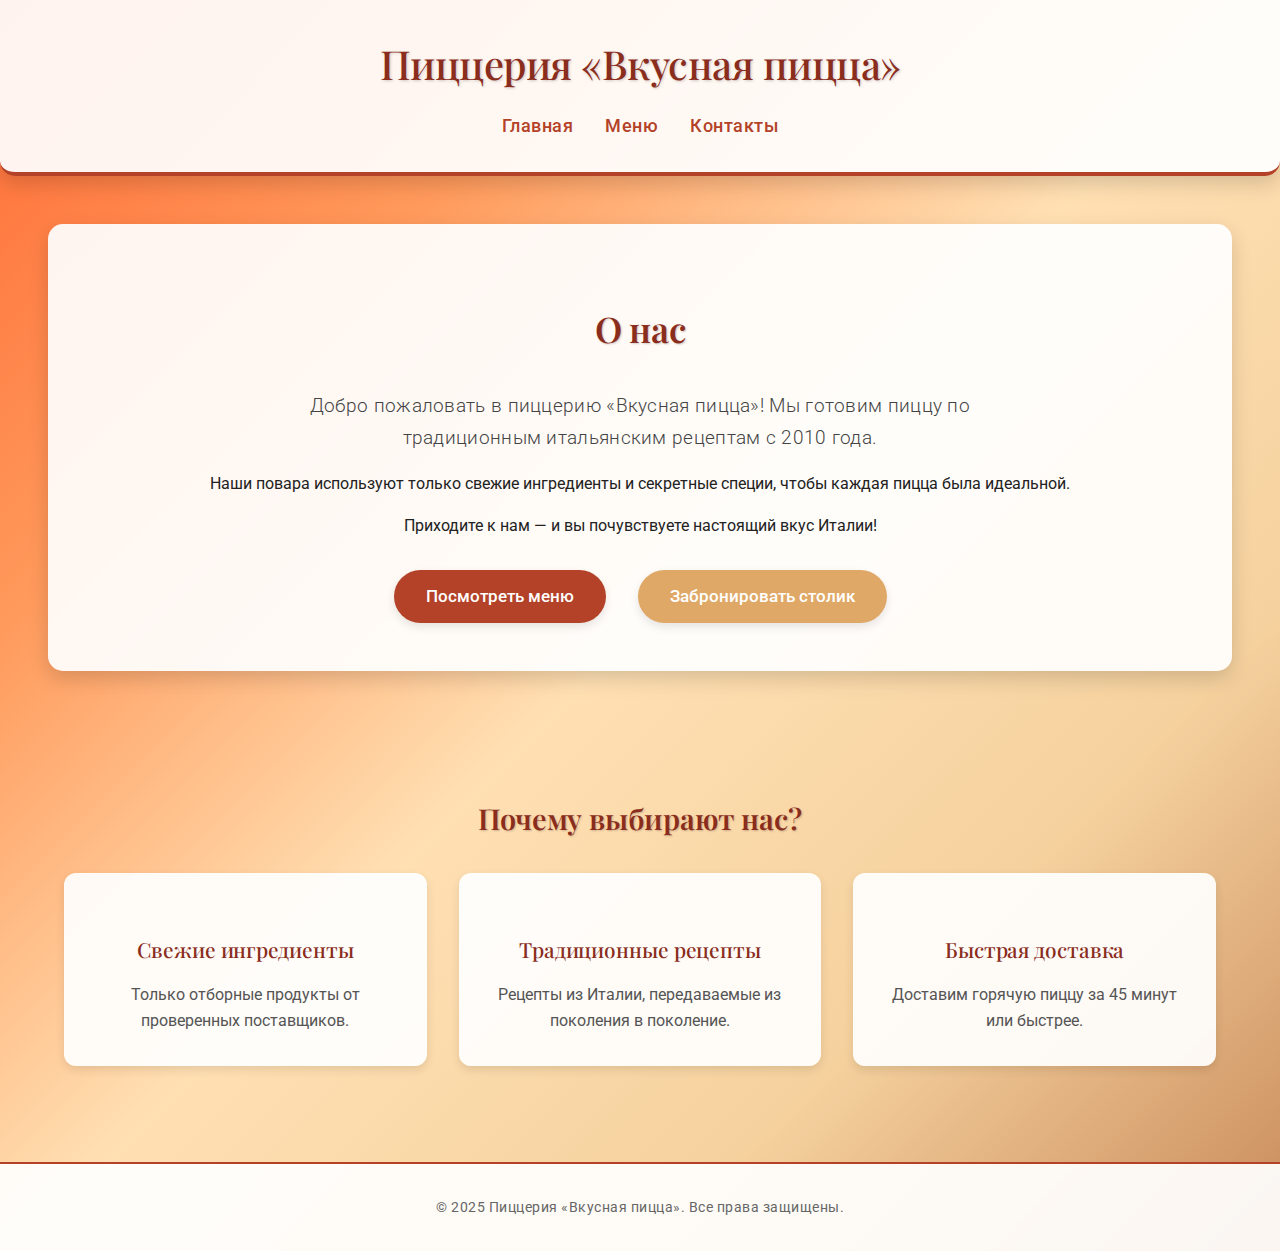
<file: index.html>
<!DOCTYPE html>
<html lang="ru">
    <head>
        <meta charset="UTF-8" />
        <title>Пиццерия «Вкусная пицца»</title>
        <link rel="stylesheet" href="main.css" />
        <link
            href="https://fonts.googleapis.com/css2?family=Playfair+Display:wght@400;500;600&family=Roboto:wght@300;400;500&display=swap"
            rel="stylesheet"
        />
        <link rel="shortcut icon" href="pizza.png" type="image/png" />
    </head>
    <body>
        <header>
            <h1>Пиццерия «Вкусная пицца»</h1>
            <nav>
                <ul>
                    <li><a href="index.html">Главная</a></li>
                    <li><a href="price.html">Меню</a></li>
                    <li><a href="contacts.html">Контакты</a></li>
                </ul>
            </nav>
        </header>

        <main>
            <section class="hero">
                <h2>О нас</h2>
                <p class="lead">
                    Добро пожаловать в пиццерию «Вкусная пицца»! Мы готовим
                    пиццу по традиционным итальянским рецептам с 2010 года.
                </p>
                <p>
                    Наши повара используют только свежие ингредиенты и секретные
                    специи, чтобы каждая пицца была идеальной.
                </p>
                <p>
                    Приходите к нам — и вы почувствуете настоящий вкус Италии!
                </p>
                <div class="cta-buttons">
                    <a href="price.html" class="btn">Посмотреть меню</a>
                    <a href="contacts.html" class="btn secondary"
                        >Забронировать столик</a
                    >
                </div>
            </section>

            <section class="features">
                <h3>Почему выбирают нас?</h3>
                <div class="feature-grid">
                    <div class="feature-card">
                        <h4>Свежие ингредиенты</h4>
                        <p>
                            Только отборные продукты от проверенных поставщиков.
                        </p>
                    </div>
                    <div class="feature-card">
                        <h4>Традиционные рецепты</h4>
                        <p>
                            Рецепты из Италии, передаваемые из поколения в
                            поколение.
                        </p>
                    </div>
                    <div class="feature-card">
                        <h4>Быстрая доставка</h4>
                        <p>Доставим горячую пиццу за 45 минут или быстрее.</p>
                    </div>
                </div>
            </section>
        </main>

        <footer>
            <p>&copy; 2025 Пиццерия «Вкусная пицца». Все права защищены.</p>
        </footer>
    </body>
</html>
</file>
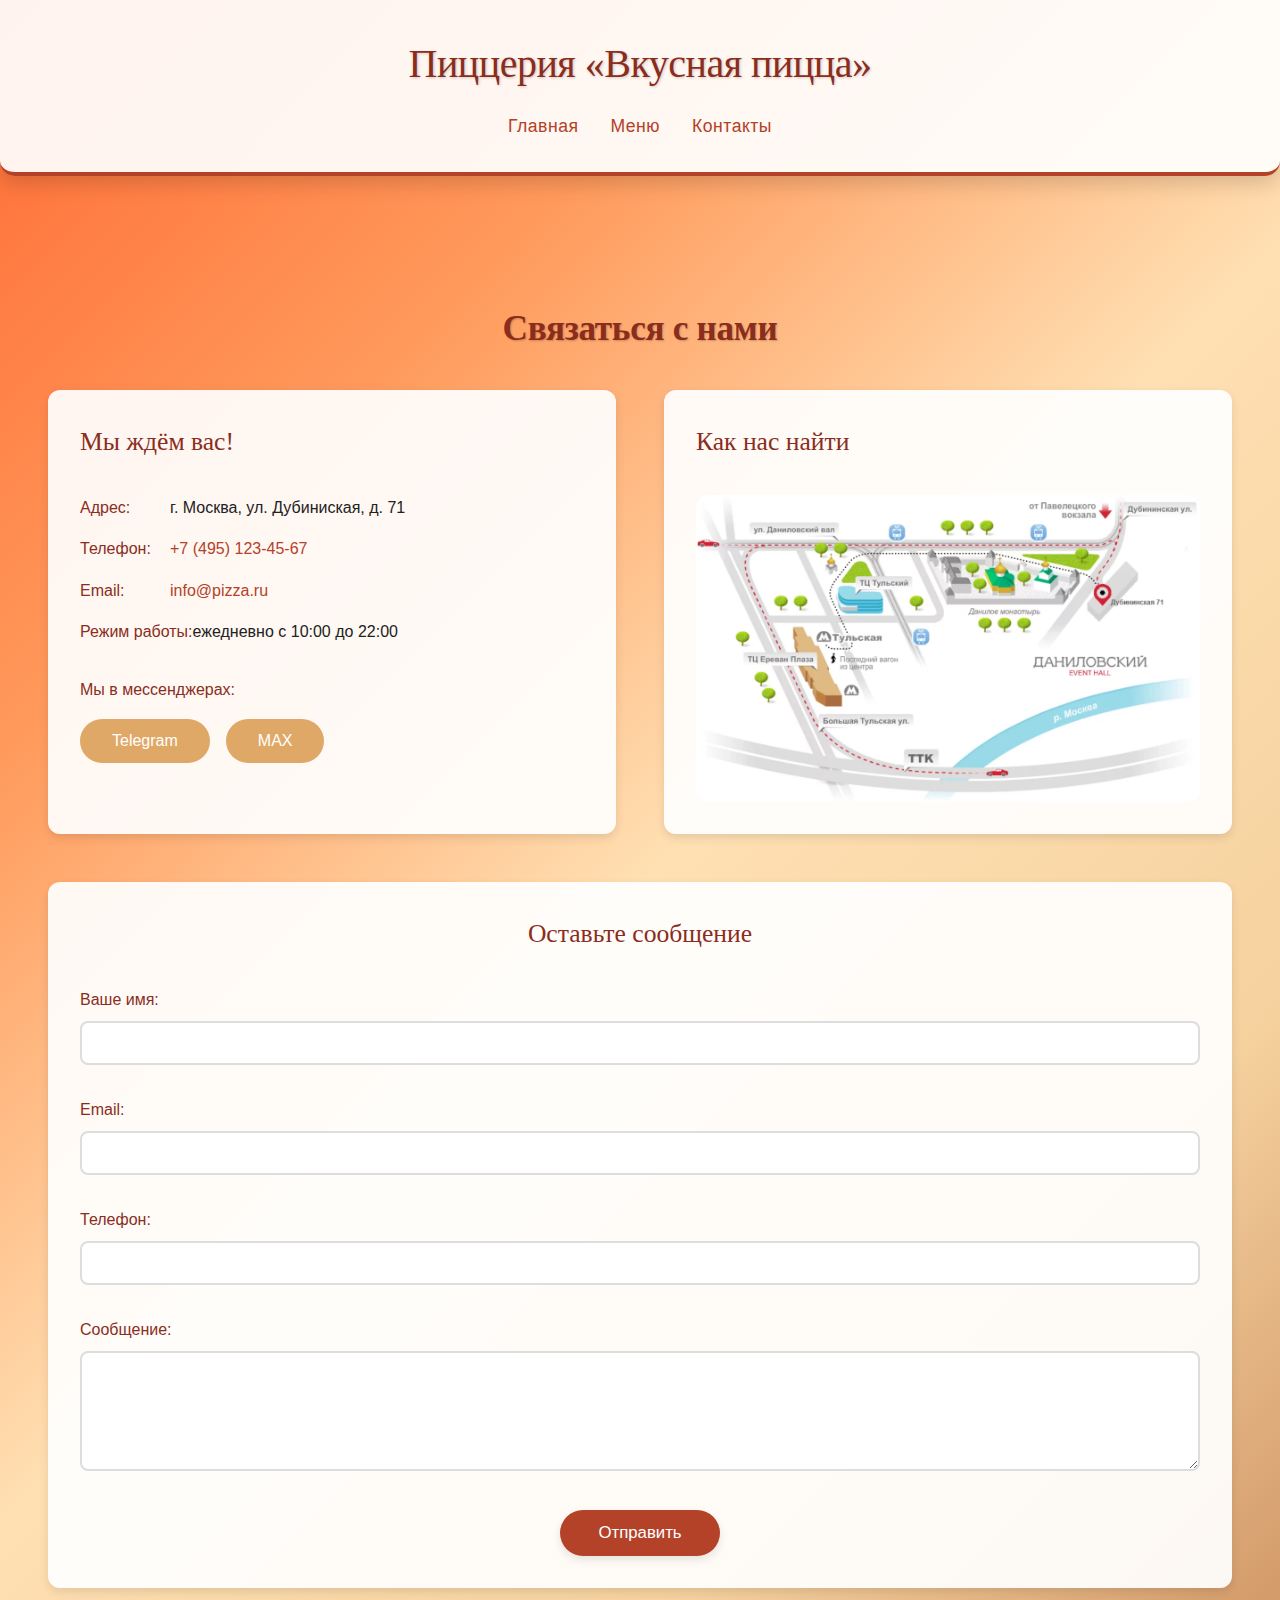
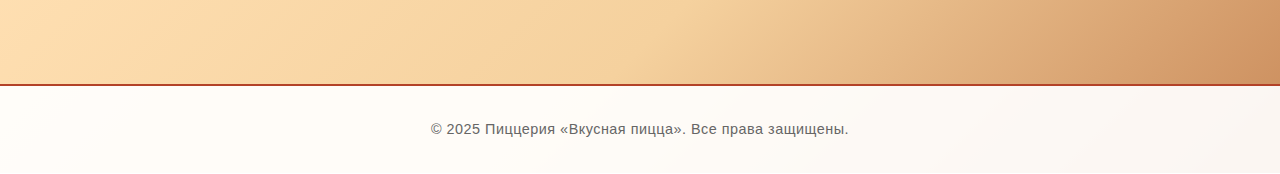
<file: contacts.html>
<!DOCTYPE html>
<html lang="ru">
    <head>
        <meta charset="UTF-8" />
        <title>Контакты — Пиццерия «Вкусная пицца»</title>
        <link rel="stylesheet" href="main.css" />
        <link rel="shortcut icon" href="pizza.png" type="image/png" />
    </head>
    <body>
        <header>
            <h1>Пиццерия «Вкусная пицца»</h1>
            <nav>
                <ul>
                    <li><a href="index.html">Главная</a></li>
                    <li><a href="price.html">Меню</a></li>
                    <li><a href="contacts.html">Контакты</a></li>
                </ul>
            </nav>
        </header>

        <main class="contacts-page">
            <h2>Связаться с нами</h2>

            <div class="contacts-grid">
                <!-- Контактная информация -->
                <section class="contact-info">
                    <h3>Мы ждём вас!</h3>
                    <ul class="info-list">
                        <li>
                            <strong>Адрес:</strong>
                            <span>г. Москва, ул. Дубиниская, д. 71</span>
                        </li>
                        <li>
                            <strong>Телефон:</strong>
                            <a href="tel:+74950000000">+7 (495) 123-45-67</a>
                        </li>
                        <li>
                            <strong>Email:</strong>
                            <a href="mailto:info@pizza.ru">info@pizza.ru</a>
                        </li>
                        <li>
                            <strong>Режим работы:</strong>
                            <span>ежедневно с 10:00 до 22:00</span>
                        </li>
                    </ul>

                    <div class="social-links">
                        <h4>Мы в мессенджерах:</h4>
                        <ul>
                            <li>
                                <a href="#" class="social-link telegram"></a>
                            </li>
                            <li>
                                <a href="#" class="social-link max"></a>
                            </li>
                        </ul>
                    </div>
                </section>

                <!-- Карта -->
                <section class="map-section">
                    <h3>Как нас найти</h3>
                    <div class="map-container">
                        <img
                            src="map.jpg"
                            alt="Схема проезда к пиццерии"
                            class="map-image"
                        />
                    </div>
                </section>
            </div>

            <!-- Форма обратной связи -->
            <section class="feedback-form">
                <h3>Оставьте сообщение</h3>
                <form>
                    <div class="form-group">
                        <label for="name">Ваше имя:</label>
                        <input type="text" id="name" name="name" required />
                    </div>
                    <div class="form-group">
                        <label for="email">Email:</label>
                        <input type="email" id="email" name="email" required />
                    </div>
                    <div class="form-group">
                        <label for="phone">Телефон:</label>
                        <input type="tel" id="phone" name="phone" />
                    </div>
                    <div class="form-group">
                        <label for="message">Сообщение:</label>
                        <textarea
                            id="message"
                            name="message"
                            rows="5"
                            required
                        ></textarea>
                    </div>
                    <button type="submit" class="btn">Отправить</button>
                </form>
            </section>
        </main>

        <footer>
            <p>&copy; 2025 Пиццерия «Вкусная пицца». Все права защищены.</p>
        </footer>
    </body>
</html>
</file>
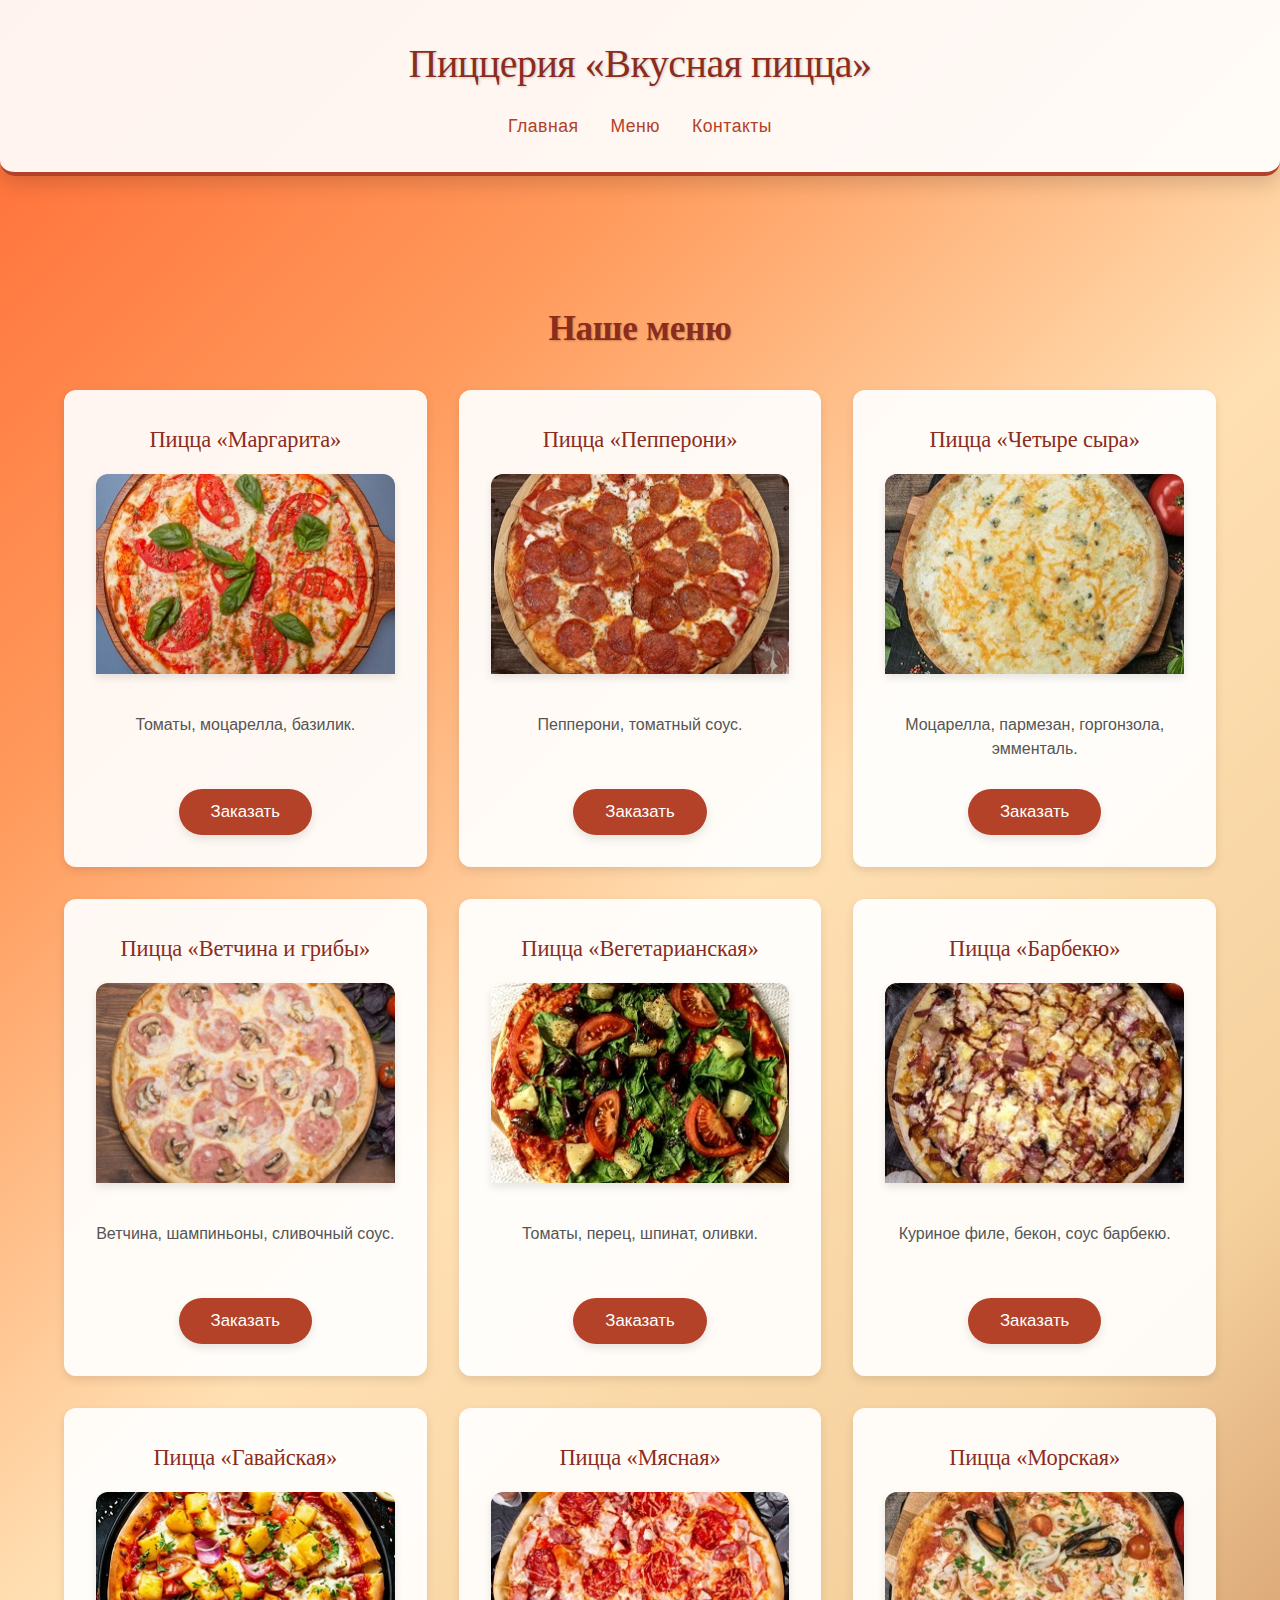
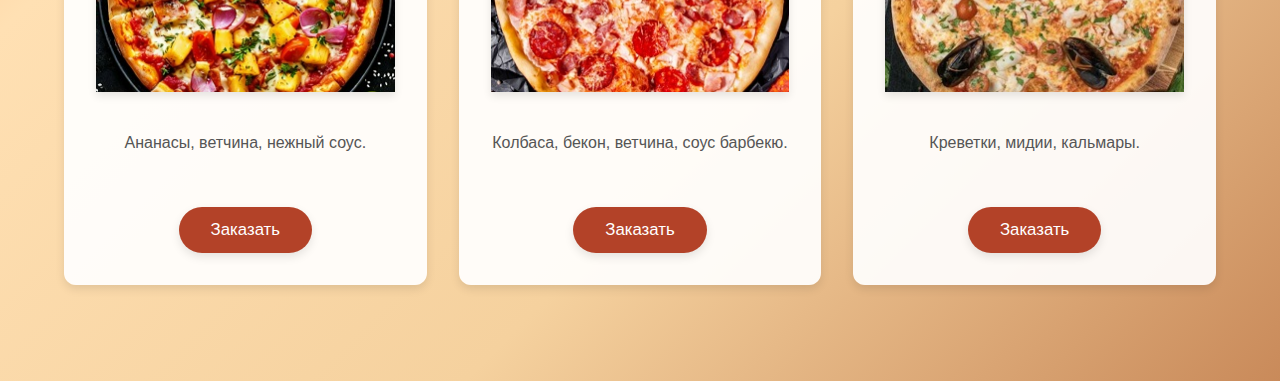
<file: price.html>
<!DOCTYPE html>
<html lang="ru">
    <head>
        <meta charset="UTF-8" />
        <title>Меню — Пиццерия «Вкусная пицца»</title>
        <link rel="stylesheet" href="main.css" />
        <link rel="shortcut icon" href="pizza.png" type="image/png" />
    </head>
    <body>
        <header>
            <h1>Пиццерия «Вкусная пицца»</h1>
            <nav>
                <ul>
                    <li><a href="index.html">Главная</a></li>
                    <li><a href="price.html">Меню</a></li>
                    <li><a href="contacts.html">Контакты</a></li>
                </ul>
            </nav>
        </header>

        <main class="menu-page">
            <h2>Наше меню</h2>

            <div class="menu-grid">
                <div class="menu-item">
                    <h3>Пицца «Маргарита»</h3>
                    <img
                        src="Маргарита.jpg"
                        alt="Пицца Маргарита"
                        class="menu-img"
                    />
                    <p class="ingredients">Томаты, моцарелла, базилик.</p>
                    <button class="btn">Заказать</button>
                </div>

                <div class="menu-item">
                    <h3>Пицца «Пепперони»</h3>
                    <img
                        src="Пепперони.jpg"
                        alt="Пицца Пепперони"
                        class="menu-img"
                    />
                    <p class="ingredients">Пепперони, томатный соус.</p>
                    <button class="btn">Заказать</button>
                </div>

                <div class="menu-item">
                    <h3>Пицца «Четыре сыра»</h3>
                    <img
                        src="ЧетыреСыра.jpg"
                        alt="Пицца Четыре сыра"
                        class="menu-img"
                    />
                    <p class="ingredients">
                        Моцарелла, пармезан, горгонзола, эмменталь.
                    </p>
                    <button class="btn">Заказать</button>
                </div>

                <div class="menu-item">
                    <h3>Пицца «Ветчина и грибы»</h3>
                    <img
                        src="ВетчинаИГрибы.jpg"
                        alt="Пицца Ветчина и грибы"
                        class="menu-img"
                    />
                    <p class="ingredients">
                        Ветчина, шампиньоны, сливочный соус.
                    </p>
                    <button class="btn">Заказать</button>
                </div>

                <div class="menu-item">
                    <h3>Пицца «Вегетарианская»</h3>
                    <img
                        src="Вегетарианская.jpg"
                        alt="Пицца Вегетарианская"
                        class="menu-img"
                    />
                    <p class="ingredients">Томаты, перец, шпинат, оливки.</p>
                    <button class="btn">Заказать</button>
                </div>

                <div class="menu-item">
                    <h3>Пицца «Барбекю»</h3>
                    <img
                        src="Барбекю.jpg"
                        alt="Пицца Барбекю"
                        class="menu-img"
                    />
                    <p class="ingredients">
                        Куриное филе, бекон, соус барбекю.
                    </p>
                    <button class="btn">Заказать</button>
                </div>

                <div class="menu-item">
                    <h3>Пицца «Гавайская»</h3>
                    <img
                        src="Гавайская.jpg"
                        alt="Пицца Гавайская"
                        class="menu-img"
                    />
                    <p class="ingredients">Ананасы, ветчина, нежный соус.</p>
                    <button class="btn">Заказать</button>
                </div>

                <div class="menu-item">
                    <h3>Пицца «Мясная»</h3>
                    <img src="Мясная.jpg" alt="Пицца Мясная" class="menu-img" />
                    <p class="ingredients">
                        Колбаса, бекон, ветчина, соус барбекю.
                    </p>
                    <button class="btn">Заказать</button>
                </div>

                <div class="menu-item">
                    <h3>Пицца «Морская»</h3>
                    <img
                        src="Морская.jpg"
                        alt="Пицца Морская"
                        class="menu-img"
                    />
                    <p class="ingredients">Креветки, мидии, кальмары.</p>
                    <button class="btn">Заказать</button>
                </div>
            </div>
        </main>
    </body>
</html>
</file>
<file: main.css>
/* Общие настройки шрифта и типографики */
:root {
    --font-heading: "Playfair Display", serif;
    --font-body: "Roboto", sans-serif;
    --color-primary: #b34228;
    --color-secondary: #8a2d1d;
    --color-accent: #e0a866;
    --color-bg: rgba(255, 255, 255, 0.92);
    --radius-lg: 15px;
    --radius-md: 12px;
    --shadow-sm: 0 4px 10px rgba(0, 0, 0, 0.1);
    --shadow-md: 0 8px 20px rgba(0, 0, 0, 0.15);
    --spacing-sm: 1rem;
    --spacing-md: 2rem;
    --spacing-lg: 3rem;
}

body {
    margin: 0;
    font-family: var(--font-body);
    font-size: 1rem;
    line-height: 1.6;
    color: #222;
    background: linear-gradient(
        135deg,
        #ff6b35 0%,
        #ff9a5c 25%,
        #ffe0b3 50%,
        #f5d19e 75%,
        #c98a5a 100%
    );
}

/* Шапка */
header {
    background: var(--color-bg);
    padding: var(--spacing-md) var(--spacing-lg);
    text-align: center;
    border-bottom: 4px solid var(--color-primary);
    box-shadow: var(--shadow-md);
    border-radius: 0 0 var(--radius-lg) var(--radius-lg);
}

header h1 {
    margin: 0;
    color: var(--color-secondary);
    font-family: var(--font-heading);
    font-weight: 500;
    font-size: 2.5rem;
    text-shadow: 1px 1px 3px rgba(0, 0, 0, 0.2);
    letter-spacing: -0.5px;
}

nav ul {
    list-style: none;
    padding: 0;
    display: flex;
    justify-content: center;
    gap: var(--spacing-md);
    margin: var(--spacing-sm) 0 0;
}

nav a {
    text-decoration: none;
    color: var(--color-primary);
    font-weight: 500;
    font-size: 1.1rem;
    transition: color 0.3s, transform 0.2s;
    position: relative;
    letter-spacing: 0.5px;
}

nav a::after {
    content: "";
    position: absolute;
    bottom: -6px;
    left: 0;
    width: 0;
    height: 3px;
    background-color: var(--color-primary);
    transition: width 0.3s;
    border-radius: 3px;
}

nav a:hover {
    color: var(--color-secondary);
    transform: translateY(-1px);
}

nav a:hover::after {
    width: 100%;
}

/* Основной контент */
main {
    max-width: 1200px;
    margin: var(--spacing-lg) auto;
    padding: 0 var(--spacing-lg);
}

.hero {
    text-align: center;
    padding: var(--spacing-lg) var(--spacing-md);
    background: var(--color-bg);
    border-radius: var(--radius-lg);
    box-shadow: var(--shadow-md);
    margin-bottom: var(--spacing-lg);
}

.hero h2 {
    color: var(--color-secondary);
    font-family: var(--font-heading);
    font-weight: 600;
    font-size: 2.2rem;
    margin-bottom: var(--spacing-md);
    text-shadow: 1px 1px 2px rgba(0, 0, 0, 0.2);
    letter-spacing: -0.3px;
}

.lead {
    font-family: var(--font-body);
    font-weight: 300;
    font-size: 1.2rem;
    color: #444;
    max-width: 700px;
    margin: 0 auto var(--spacing-sm);
    line-height: 1.7;
    letter-spacing: 0.3px;
}

.cta-buttons {
    margin-top: var(--spacing-md);
    display: flex;
    justify-content: center;
    gap: var(--spacing-md);
    flex-wrap: wrap;
}

.btn {
    display: inline-block;
    background-color: var(--color-primary);
    color: white;
    text-decoration: none;
    padding: calc(var(--spacing-sm) * 0.8) var(--spacing-md);
    border-radius: 30px;
    font-weight: 500;
    font-size: 1.05rem;
    transition: background-color 0.3s, transform 0.2s, box-shadow 0.3s;
    box-shadow: var(--shadow-sm);
    border: none;
}

.btn:hover {
    background-color: var(--color-secondary);
    transform: translateY(-2px);
    box-shadow: 0 6px 16px rgba(0, 0, 0, 0.2);
}

.btn.secondary {
    background-color: var(--color-accent);
}

.btn.secondary:hover {
    background-color: #d19352;
}

/* Раздел с преимуществами */
.features {
    padding: var(--spacing-lg) 0;
}

.features h3 {
    text-align: center;
    color: var(--color-secondary);
    font-family: var(--font-heading);
    font-weight: 600;
    font-size: 1.8rem;
    margin-bottom: var(--spacing-md);
    text-shadow: 1px 1px 2px rgba(0, 0, 0, 0.2);
    letter-spacing: -0.2px;
}

.feature-grid {
    display: grid;
    grid-template-columns: repeat(auto-fit, minmax(300px, 1fr));
    gap: var(--spacing-md);
    padding: 0 var(--spacing-sm);
}

.feature-card {
    background: var(--color-bg);
    padding: var(--spacing-md);
    border-radius: var(--radius-md);
    box-shadow: var(--shadow-sm);
    transition: transform 0.3s, box-shadow 0.3s;
    text-align: center;
}

.feature-card:hover {
    transform: translateY(-4px);
    box-shadow: var(--shadow-md);
}

.feature-card h4 {
    color: var(--color-secondary);
    font-family: var(--font-heading);
    font-weight: 500;
    font-size: 1.3rem;
    margin-bottom: var(--spacing-sm);
    letter-spacing: -0.1px;
}

.feature-card p {
    color: #555;
    font-size: 1rem;
    line-height: 1.6;
    margin: 0;
}

/* Подвал */
footer {
    text-align: center;
    padding: var(--spacing-md) 0;
    background: var(--color-bg);
    margin-top: var(--spacing-lg);
    border-top: 2px solid var(--color-primary);
}

footer p {
    color: #666;
    font-size: 0.9rem;
    margin: 0;
    letter-spacing: 0.5px;
}

/* Стили для страницы меню */
.menu-page {
    padding: var(--spacing-lg) var(--spacing-lg);
}

.menu-page h2 {
    text-align: center;
    color: var(--color-secondary);
    font-family: var(--font-heading);
    font-weight: 600;
    font-size: 2.2rem;
    margin-bottom: var(--spacing-md);
    text-shadow: 1px 1px 2px rgba(0, 0, 0, 0.2);
    letter-spacing: -0.3px;
}

.menu-grid {
    display: grid;
    grid-template-columns: repeat(auto-fit, minmax(280px, 1fr));
    gap: var(--spacing-md);
    padding: 0 var(--spacing-sm);
}

.menu-item {
    background: var(--color-bg);
    border-radius: var(--radius-md);
    box-shadow: var(--shadow-sm);
    padding: var(--spacing-md);
    text-align: center;
    transition: transform 0.3s, box-shadow 0.3s;
}

.menu-item:hover {
    transform: translateY(-4px);
    box-shadow: var(--shadow-md);
}

.menu-item h3 {
    color: var(--color-secondary);
    font-family: var(--font-heading);
    font-weight: 500;
    font-size: 1.4rem;
    margin: 0 0 var(--spacing-sm) 0;
    letter-spacing: -0.1px;
}

.menu-img {
    width: 100%;
    height: 200px;
    object-fit: cover;
    border-radius: var(--radius-md) var(--radius-md) 0 0;
    margin-bottom: var(--spacing-sm);
    box-shadow: 0 4px 8px rgba(0, 0, 0, 0.1);
}

.ingredients {
    color: #555;
    font-size: 1rem;
    line-height: 1.5;
    margin: var(--spacing-sm) 0;
    min-height: 60px;
}

/* Кнопка заказа (переиспользуем из главной) */
.btn {
    display: inline-block;
    background-color: var(--color-primary);
    color: white;
    text-decoration: none;
    padding: calc(var(--spacing-sm) * 0.8) var(--spacing-md);
    border-radius: 30px;
    font-weight: 500;
    font-size: 1.05rem;
    transition: background-color 0.3s, transform 0.2s, box-shadow 0.3s;
    box-shadow: var(--shadow-sm);
    border: none;
    cursor: pointer;
}

.btn:hover {
    background-color: var(--color-secondary);
    transform: translateY(-2px);
    box-shadow: 0 6px 16px rgba(0, 0, 0, 0.2);
}

/* Стили для страницы контактов */
.contacts-page {
    padding: var(--spacing-lg) var(--spacing-lg);
}

.contacts-page h2 {
    text-align: center;
    color: var(--color-secondary);
    font-family: var(--font-heading);
    font-weight: 600;
    font-size: 2.2rem;
    margin-bottom: var(--spacing-md);
    text-shadow: 1px 1px 2px rgba(0, 0, 0, 0.2);
    letter-spacing: -0.3px;
}

.contacts-grid {
    display: grid;
    grid-template-columns: 1fr 1fr;
    gap: var(--spacing-lg);
    margin-bottom: var(--spacing-lg);
}

/* Контактная информация */
.contact-info {
    background: var(--color-bg);
    padding: var(--spacing-md);
    border-radius: var(--radius-md);
    box-shadow: var(--shadow-sm);
}

.contact-info h3 {
    color: var(--color-secondary);
    font-family: var(--font-heading);
    font-weight: 500;
    font-size: 1.6rem;
    margin-top: 0;
    margin-bottom: var(--spacing-md);
}

.info-list {
    list-style: none;
    padding: 0;
    margin: 0 0 var(--spacing-md) 0;
}

.info-list li {
    margin-bottom: var(--spacing-sm);
    display: flex;
    align-items: baseline;
}

.info-list strong {
    color: var(--color-secondary);
    min-width: 90px;
    font-weight: 500;
}

.info-list a {
    color: var(--color-primary);
    text-decoration: none;
    transition: color 0.3s;
}

.info-list a:hover {
    color: var(--color-secondary);
}

/* Соцсети */
.social-links h4 {
    margin: var(--spacing-md) 0 var(--spacing-sm) 0;
    color: var(--color-secondary);
    font-weight: 500;
}

.social-links ul {
    list-style: none;
    padding: 0;
    display: flex;
    gap: var(--spacing-sm);
    flex-wrap: wrap;
}

.social-link {
    display: inline-block;
    padding: calc(var(--spacing-sm) * 0.6) var(--spacing-md);
    background-color: var(--color-accent);
    color: white;
    text-decoration: none;
    border-radius: 30px;
    font-weight: 500;
    transition: background-color 0.3s, transform 0.2s;
}

.social-link:hover {
    background-color: #d19352;
    transform: translateY(-2px);
}

.social-link.telegram::before {
    content: "Telegram";
}

.social-link.max::before {
    content: "MAX";
}

/* Карта */
.map-section {
    background: var(--color-bg);
    padding: var(--spacing-md);
    border-radius: var(--radius-md);
    box-shadow: var(--shadow-sm);
}

.map-section h3 {
    color: var(--color-secondary);
    font-family: var(--font-heading);
    font-weight: 500;
    font-size: 1.6rem;
    margin: 0 0 var(--spacing-md) 0;
}

.map-container {
    width: 100%;
    border-radius: var(--radius-md);
    overflow: hidden;
}

.map-container iframe {
    border: none;
    width: 100%;
    height: 400px;
    border-radius: var(--radius-md);
}

/* Форма обратной связи */
.feedback-form {
    background: var(--color-bg);
    padding: var(--spacing-md);
    border-radius: var(--radius-md);
    box-shadow: var(--shadow-sm);
}

.feedback-form h3 {
    color: var(--color-secondary);
    font-family: var(--font-heading);
    font-weight: 500;
    font-size: 1.6rem;
    margin: 0 0 var(--spacing-md) 0;
    text-align: center;
}

.form-group {
    margin-bottom: var(--spacing-md);
}

.form-group label {
    display: block;
    color: var(--color-secondary);
    font-weight: 500;
    margin-bottom: calc(var(--spacing-sm) * 0.5);
    font-size: 1rem;
}

.form-group input,
.form-group textarea {
    width: 100%;
    padding: calc(var(--spacing-sm) * 0.7) var(--spacing-md);
    border: 2px solid #ddd;
    border-radius: 8px;
    font-size: 1rem;
    color: #444;
    transition: border-color 0.3s, box-shadow 0.3s;
    box-sizing: border-box;
}

.form-group input:focus,
.form-group textarea:focus {
    outline: none;
    border-color: var(--color-primary);
    box-shadow: 0 0 0 3px rgba(179, 66, 40, 0.1);
}

.form-group textarea {
    resize: vertical;
    min-height: 120px;
}

.feedback-form .btn {
    display: block;
    margin: 0 auto;
    padding: calc(var(--spacing-sm) * 0.8) calc(var(--spacing-md) * 1.2);
}

/* Адаптация для мобильных устройств */
@media (max-width: 768px) {
    .contacts-grid {
        grid-template-columns: 1fr;
        gap: var(--spacing-md);
    }

    .map-container iframe {
        height: 300px;
    }

    .feedback-form,
    .contact-info,
    .map-section {
        padding: calc(var(--spacing-md) * 0.8);
    }
}

.map-image {
    width: 100%;
    height: auto;
    border-radius: var(--radius-md);
    display: block;
}
</file>
